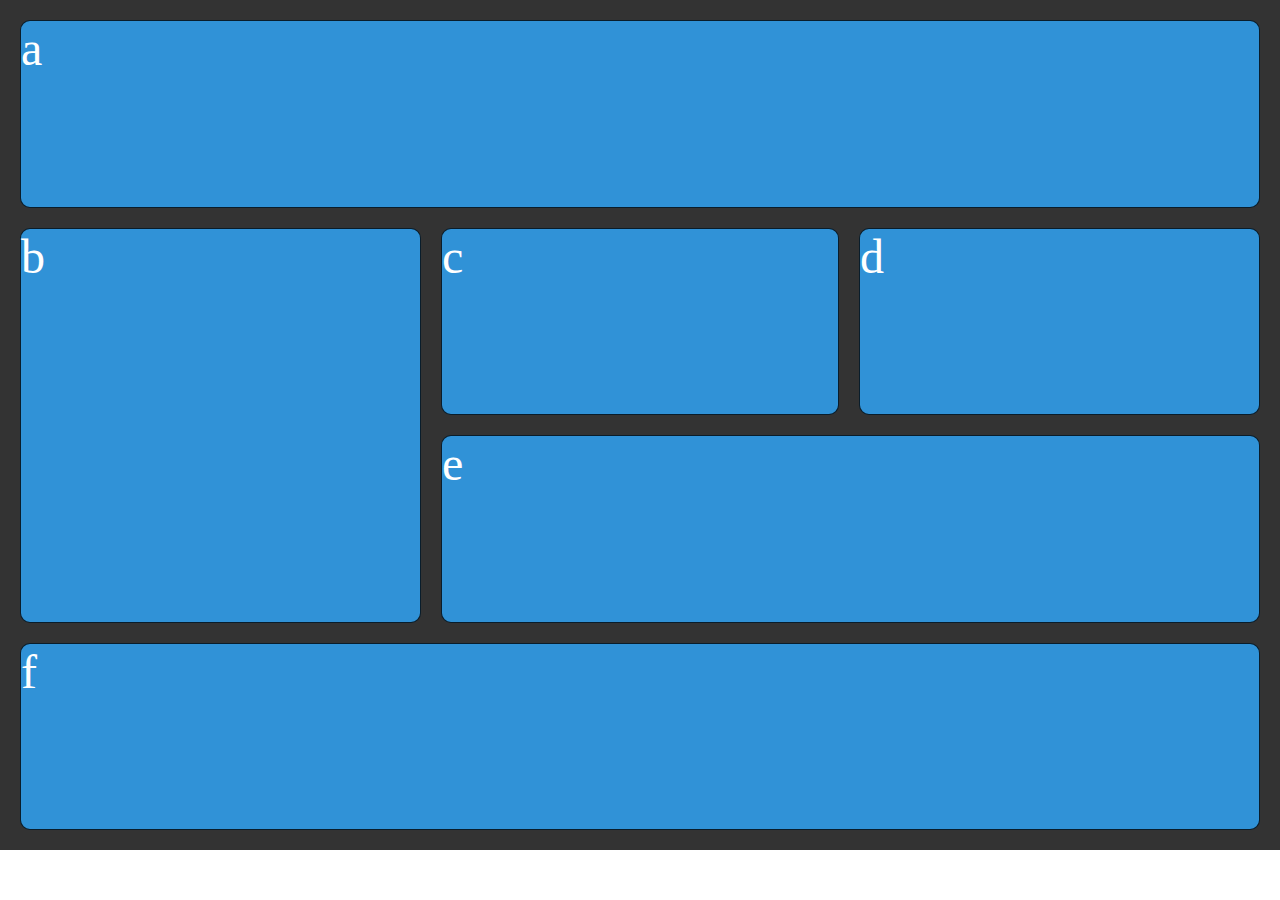
<file: EX-1/index.html>
<!DOCTYPE html>
<html lang="en">
<head>
    <meta charset="UTF-8">
    <meta name="viewport" content="width=device-width, initial-scale=1.0">
    <title>Grid</title>
    <link rel="stylesheet" href="style.css">
</head>
<body>
    <div class="wrapper">
        <div class="item a">a</div>
        <div class="item b">b</div>
        <div class="item c">c</div>  
        <div class="item d">d</div>
        <div class="item e">e</div>
        <div class="item f">f</div>  
      </div>
</body>
</html>
</file>
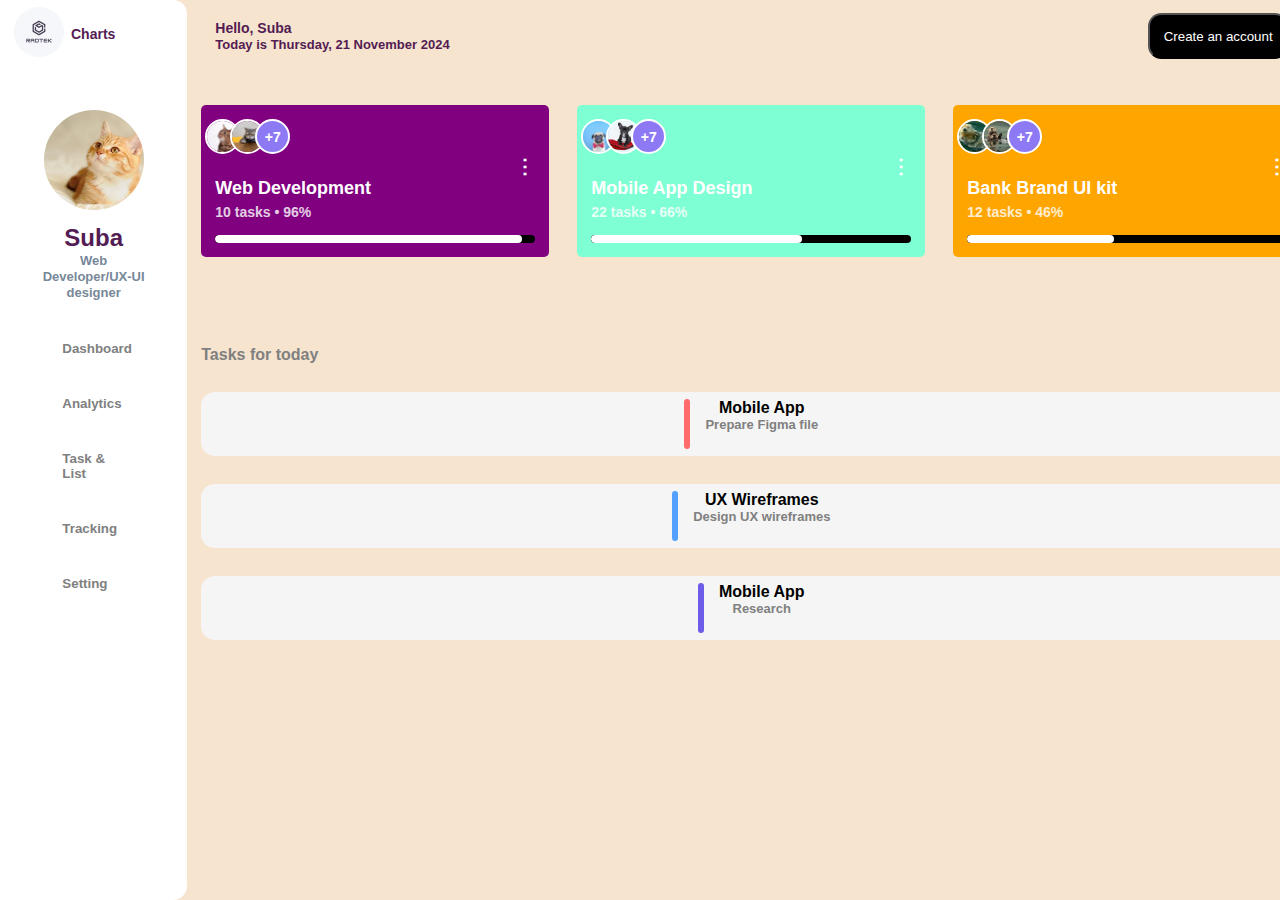
<file: ex-4(1)/index.html>
<!DOCTYPE html>
<html lang="en">
<head>
    <meta charset="UTF-8">
    <meta name="viewport" content="width=device-width, initial-scale=1.0">
    <title>dashbaord</title>
    <link rel="stylesheet" href="style.css">
    <link rel="stylesheet" href="https://cdnjs.cloudflare.com/ajax/libs/font-awesome/6.6.0/css/all.min.css" integrity="sha512-Kc323vGBEqzTmouAECnVceyQqyqdsSiqLQISBL29aUW4U/M7pSPA/gEUZQqv1cwx4OnYxTxve5UMg5GT6L4JJg==" crossorigin="anonymous" referrerpolicy="no-referrer" />

</head>
<body>
    <header>
        <div class="header-left">
            <img src="./400w-F4QBmAsbiR4.webp" alt="logo" class="img" >
        </div>
        <div class="header-center">
            <p>Charts<p>
        </div>
    </header>
    <nav>
        <img src="./kitten.webp" alt="cat" id="cat">
        <div class="personal-info">
            <p>Suba</p>
            <span>Web Developer/UX-UI designer</span>
        </div>
        <div class="button">
            <ul class="button-list">
                <div class="icon">
                    <i class="fa-solid fa-house"></i>
                    <li><button>Dashboard</button></li>
                </div>
                <div class="icon">
                    <i class="fa-solid fa-chart-simple"></i>
                    <li><button>Analytics</button></li>
                </div>
                <div class="icon">
                    <i class="fa-solid fa-list-check"></i>
                    <li><button>Task & List</button></li>
                </div>
                <div class="icon">
                    <i class="fa-solid fa-clock"></i>
                    <li><button>Tracking</button></li>
                </div>
                <div class="icon">
                    <i class="fa-solid fa-gears"></i>
                    <li><button>Setting</button></li>
                </div>
            </ul>
        </div>
    </nav>
    <main>                
        <div class="main-content">
            <div class="header-content">
                <div class="greeting">
                    <p>Hello, Suba<p>
                    <span>Today is Thursday, 21 November 2024</span>
                </div>
                <div class="option">
                    <i class="fa-sharp fa-solid fa-magnifying-glass"></i>
                    <button class="button-class">Create an account</button>
                </div>
            </div>
            <div class="task">
                <div class="project">
                    <div class="item" style="background-color: purple;">
                        <div class="card-header">
                            <div class="avatars">
                              <img src="./cat avatar/cat1.webp" alt="Avatar 1" class="avatar">
                              <img src="cat avatar/cat2.webp" alt="Avatar 2" class="avatar">
                              <div class="extra-avatars">+7</div>
                            </div>
                            <div class="menu">
                              <span>⋮</span>
                            </div>
                          </div>
                          <div class="card-body">
                            <h3 class="card-title">Web Development</h3>
                            <p class="task-details">10 tasks • 96%</p>
                            <div class="progress-bar">
                              <div class="progress" style="width: 96%;"></div>
                            </div>
                        </div>
                    </div>
                    <div class="item" style="background-color: aquamarine;">
                        <div class="card-header">
                            <div class="avatars">
                              <img src="dog avatar/dog1.webp" alt="Avatar 1" class="avatar">
                              <img src="dog avatar/dog2.webp" alt="Avatar 2" class="avatar">
                              <div class="extra-avatars">+7</div>
                            </div>
                            <div class="menu">
                              <span>⋮</span>
                            </div>
                          </div>
                          <div class="card-body">
                            <h3 class="card-title">Mobile App Design</h3>
                            <p class="task-details">22 tasks • 66%</p>
                            <div class="progress-bar">
                              <div class="progress" style="width: 66%;"></div>
                            </div>
                        </div>
                    </div>
                    <div class="item" style="background-color: orange;">
                        <div class="card-header">
                            <div class="avatars">
                              <img src="beaver avatar/sea-otter.webp" alt="Avatar 1" class="avatar">
                              <img src="beaver avatar/sea-otters 2.webp" alt="Avatar 2" class="avatar">
                              <div class="extra-avatars">+7</div>
                            </div>
                            <div class="menu">
                              <span>⋮</span>
                            </div>
                          </div>
                          <div class="card-body">
                            <h3 class="card-title">Bank Brand UI kit</h3>
                            <p class="task-details">12 tasks • 46%</p>
                            <div class="progress-bar">
                              <div class="progress" style="width: 46%;"></div>
                            </div>
                        </div>
                    </div>    
                </div>
                <div class="stat-box">
                    <div class="stat1">
                        <div class="title1">Tasks for today</div>
                        <div id="items">
                            <div class="task-indicator" style="background-color: #ff6b6b;"></div>
                            <div class="task-content">
                              <h4 class="task-title">Mobile App</h4>
                              <p class="task-description">Prepare Figma file</p>
                            </div>
                        </div>
                        <div id="items">
                            <div class="task-indicator" style="background-color: #54a0ff;"></div>
                            <div class="task-content">
                              <h4 class="task-title">UX Wireframes</h4>
                              <p class="task-description">Design UX wireframes</p>
                            </div>
                        </div>
                        <div id="items">
                            <div class="task-indicator" style="background-color: #6c5ce7;"></div>
                            <div class="task-content">
                              <h4 class="task-title">Mobile App</h4>
                              <p class="task-description">Research</p>
                            </div>
                          </div>
                        </div>
                    </div>
                </div>
    </main>
    <aside>
        <div class="sb-header">
            <p>Schedule</p>
            <i class="fa-solid fa-bell"></i>
        </div> 
        <div class="sb-content">
            <div class="time-group morning">
                <h3>Morning</h3>
                <div class="item-date">
                    <span>10:00 </span> | Team Meeting
                </div>
                <div class="item-date">
                    <span>13:00 </span> | Lunch Break
                </div>
            </div>
            <div class="time-group afternoon">
                <h3>Afternoon</h3>
                <div class="item-date">
                    <span>14:00 </span> | Team Building
                </div>
                <div class="item-date">
                    <span>16:00 </span> | Go Home
                </div>
            </div>
        </div>
    </aside>    
</body>
</html>
</file>
<file: EX-1/style.css>
/* Styling only */
body {
  margin: 0;
}

.wrapper {
  background-color: #333333;
  color: #444;
  padding: 20px;

  height: 90vh;
}

.item {
  background-color: #3092d7;
  color: #fff;
  border-radius: 10px;
  border: 1px solid rgba(0, 0, 0, 0.8);
  font-size: 3em;
}

/* Layouting only  (your work)*/
.wrapper {
  display:grid;
  gap: 20px;
}
.a,.f {
  grid-column: span 3;
}
.b {
  grid-row: span 2;
}
.c,.d {
  grid-column: span 1;
}
.e {
  grid-column: span 2;
}
</file>
<file: ex-4(1)/style.css>
/* Global Reset */
* {
    margin: 0;
    padding: 0;
    box-sizing: border-box;
}

/* Body/Grid Layout */
body {
    display: grid;
    font-family: sans-serif;
    background-color: rgb(247, 228, 206);
    font-size: 14px;
    height: 100vh;
    /* width: 100%; */
    text-align: center;
    font-weight: bold;
    grid-template-columns: 1fr auto 1fr;
    grid-template-rows: 0.3fr 75%;
    grid-template-areas: 
    'header main aside' 
    'nav-left main aside'
    'nav-left main aside';
    overflow: hidden; /* Added this line */
}

/* Header Section */
header {
    grid-area: header;
    background-color: white;
    display: flex;
    flex-direction: row;
    align-items: center;
    padding-left: 1em;
    gap: 0.5em;
    padding-right: 1em;
    color: rgb(83, 28, 83);
    border-top-right-radius: 1em;
}

/* Logo Image in Header */
.img {
    width: 50px; 
    height: 50px; 
    border-radius: 50%;
    object-fit: cover; 
}

/* Header Button */
.button-class {
    background-color: black;
    color: white;
    padding: 1em;
    margin: 1em;
    cursor: pointer;
    width: fit-content;
}

/* Navigation Section */
nav {
    grid-area: nav-left;
    background-color: white;
    display: flex;
    flex-direction: column;
    align-items: center;
    gap: 1em;
    padding: 3em;
    color: gray;
    border-bottom-right-radius: 1em;
}
.personal-info {
    text-align: center;
    color: rgb(83, 28, 83);
}
.personal-info p {
    font-size: 24px;
    font-weight: bold;
}
.personal-info span {
    color: lightslategrey;
    font-size: 13px;
    width: 100%;
}
.button {
    display: flex;
    flex-direction: column;
    padding-top: 1em;
}
/* Navigation Button List */
.button-list {
    list-style: none;
    padding: 0;
    margin: 0;
    width: 100%;
    cursor: pointer;
}

/* Navigation List Items */
.button-list li {
    width: 100%;
}

/* Navigation Buttons */
.button-list button {
    background-color: transparent;
    color: gray;
    border: none;
    padding: 1em;
    text-align: left;
    border-radius: 5px;
    cursor: pointer;
    margin-bottom: 1em;
    font-weight: bold;
    display: flex;
    align-items: center;
    justify-content: flex-start;
}
.button-list button:hover {
    color: blue;
}
.icon {
    display: flex;
    align-items: center;
    gap: 0.5em;
}
.icon i {
    font-size: 18px;
    color: gray;
}
/* Navigation Cat Image */
#cat {
    width: 100px; 
    height: 100px; 
    border-radius: 50%;
    object-fit: cover; 
}
main {
    grid-area: main;
    background-color: rgb(247, 228, 206);
    border-top-right-radius: 1em;
    border-bottom-right-radius: 1em;
    max-width: 100%;
}
.header-content {
    display: flex;
    flex-direction: row;
    align-items: center;
    justify-content: space-between;
    padding-left: 1em;
    gap: 0.5em;
    padding-right: 1em;
    color: rgb(83, 28, 83);
}
.button-class {
    background-color: black;
    color: white;
    border-radius: 1em;
    cursor: pointer;
    width: fit-content;
}
.greeting {
    margin: 1em;
    flex-direction: column;
    text-align: left;
}
.greeting span {
    font-size: small;
}
.task {
    background-color: rgb(247, 228, 206);
    display: grid;
    gap: 3em;
    grid-template-columns: 1fr;
    grid-template-rows: 40% 90%;
    grid-template-areas: 
    'project'
    'stat-box';
}
.project {
    background-color: rgb(247, 228, 206);
    grid-area: project;
    display: flex;
    flex-direction: row;
    align-items: center;
    justify-content: space-evenly;
}
.item   {
    padding: 1em;
    margin: 1em;
    border-radius: 5px;
    cursor: pointer;
    width: fit-content;
    flex-basis: 25%;
    color: white;
}
/*card*/
.car-header {
  display: flex;
  justify-content: space-between;
  align-items: center;
  margin-bottom: 15px;
} 
 
.avatars {
  display: flex;
  align-items: center;
}

.avatar {
  width: 35px;
  height: 35px;
  border-radius: 50%;
  border: 2px solid #ffffff;
  margin-left: -10px;
  object-fit: cover;/*to make the image fit the container*/
}

.extra-avatars {
  background-color: #8e79f5;
  color: white;
  font-size: 14px;
  font-weight: bold;
  width: 35px;
  height: 35px;
  border-radius: 50%;
  border: 2px solid #ffffff;
  display: flex;
  justify-content: center;
  align-items: center;
  margin-left: -10px;
}

.menu {
  font-size: 20px;
  cursor: pointer;
  padding-left: 15em;
}

.card-body {
  text-align: left;
}

.card-title {
  font-size: 18px;
  font-weight: bold;
  margin: 0;
}

.task-details {
  font-size: 14px;
  margin: 5px 0 15px;
  opacity: 0.8;
}

.progress-bar {
  background-color: black;
  height: 8px;
  border-radius: 4px;
  overflow: hidden; /* to hide the overflowing content */
}

.progress {
  height: 8px;
  background-color: white;
  border-radius: 4px;
}
.stat-box {
    background-color: rgb(247, 228, 206);
    grid-area: stat-box;
    display: grid;
    border-bottom-right-radius: 1em;
    grid-template-columns: 1fr;
    grid-template-areas:
    'stat1';
    gap: 1em;
}
.stat1 {
    grid-area: stat1;
    padding: 1em;
    flex-direction: column;
}
#items {
    background-color: whitesmoke;
    display: flex;
    flex-direction: row;
    justify-content: center;
    border-radius: 1em;
    padding: 0.5em;
}
.stat1 {
    background-color: rgb(247, 228, 206);
    display: flex;
    flex-direction: column;
    gap: 2em;
    padding-left: 1em;
}
.task-indicator {
    width: 6px;
    height: 50px;
    border-radius: 4px;
    margin-right: 15px;
}
.task-content {
    font-size: medium;
}
.task-content p{
    color: gray;
    font-size: small;
}
.title1 {
    font-weight: bold;
    font-size: medium;
    color: gray;
    text-align: left;
}
/* Aside Section */
aside {
    grid-area: aside;
    background-color: whitesmoke;
    color: rgb(83, 28, 83);
    display: flex;
    flex-direction: column;
    /* overflow: hidden; */
}

.sb-header {
    font-size: large;
    display: flex;
    flex-direction: row;
    align-items: center;
    padding: 1em;
    justify-content: space-between;
}

.sb-header i:hover {
    cursor: pointer;
}

.sb-content {
    display: flex;
    flex-direction: column;
    padding: 1em;
    gap: 6em;
    font-size: medium;
    align-content: space-between;
}

/* Individual time-group styles */
.time-group {
    padding: 1em;
    text-align: left;
}

.time-group h3 {
    margin-bottom: 0.5em;
    font-size: small;
    font-weight: lighter;
    color: gray;
}

/* Styling for individual time blocks */
.item-date {
    padding: 1em;
    margin: 0.5em 0;
    display: flex;
    align-items: center;
    border-radius: 1em;
}

.item-date span {
    font-weight: bold;
    color: rgb(83, 28, 83);
}
</file>
